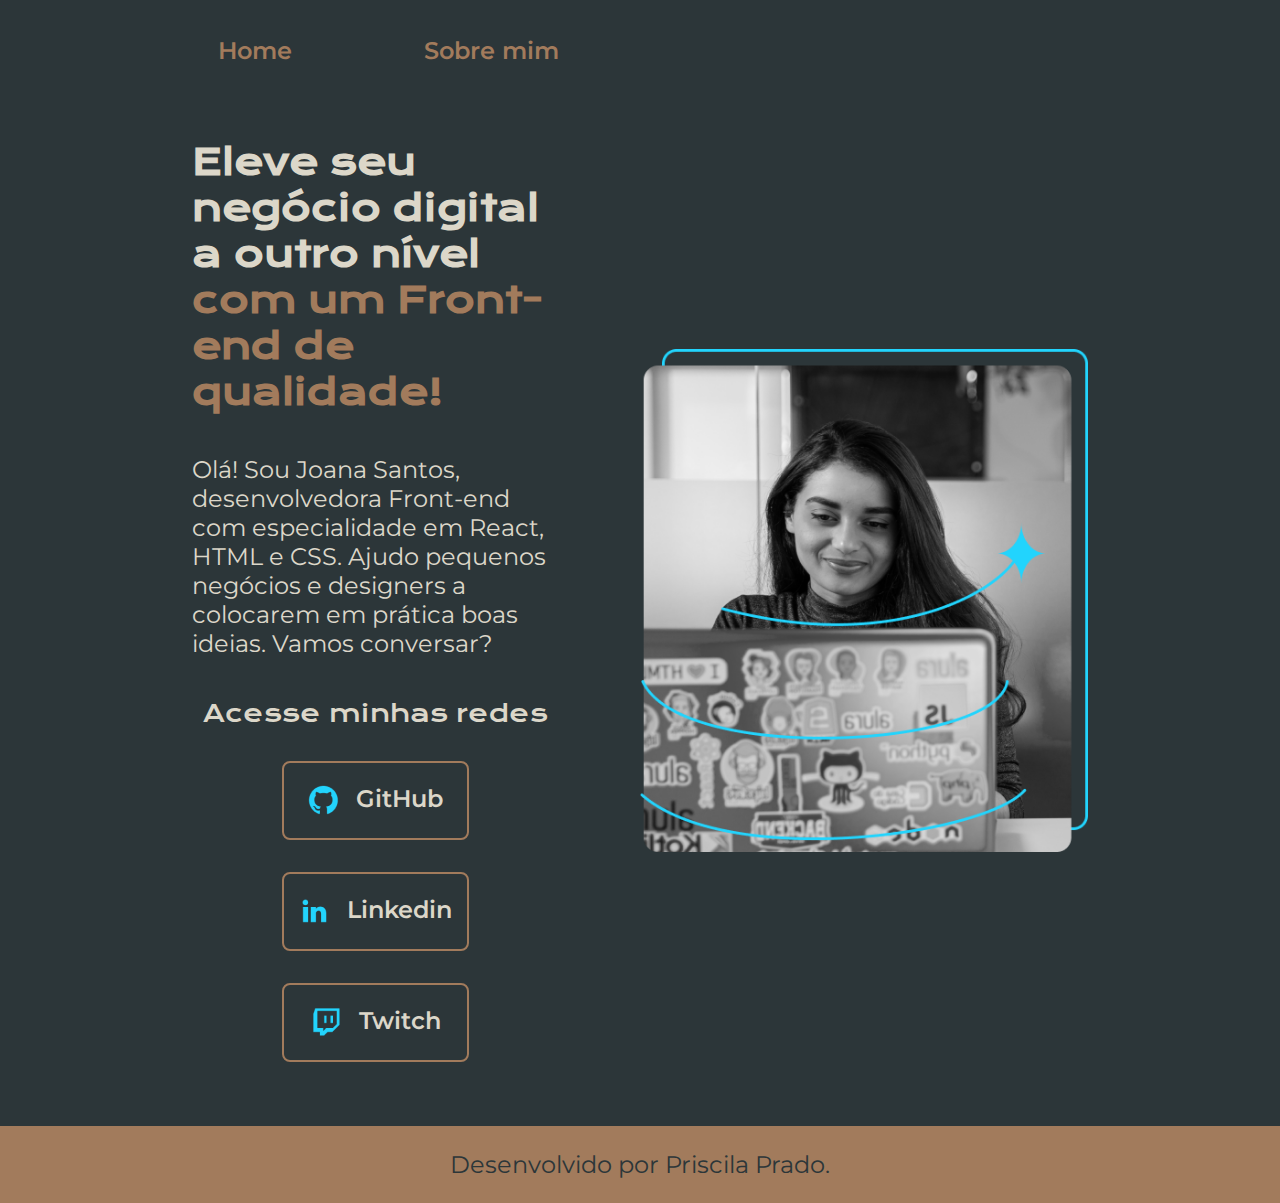
<file: index.html>
<!DOCTYPE html>
<html lang="pt-br">
<head>
    <meta charset="UTF-8">
    <meta http-equiv="X-UA-Compatible" content="IE=edge">
    <meta name="viewport" content="width=device-width, initial-scale=1.0">
    <title>Portifolio</title>
    <link rel="stylesheet" href= "./styles/style.css">
</head> 
<body>
    <header class="cabecalho">
        <nav class="cabecalho__menu">
            <a class="cabecalho__menu__link" href="index.html">Home</a>
            <a class="cabecalho__menu__link" href="about.html">Sobre mim</a>
        </nav>
    </header>
    <main class="apresentacao">
        <section class="apresentacao__conteudo">
            <h1 class="apresentacao__conteudo__titulo">Eleve seu negócio digital a outro nível<strong 
            class="titulo-destaque"> com um Front-end de qualidade!
            </strong></h1>
            <p class="apresentacao__conteudo__texto">Olá! Sou Joana Santos, desenvolvedora
            Front-end com especialidade em React, HTML e
            CSS. Ajudo pequenos negócios e designers a
            colocarem em prática boas ideias. Vamos
            conversar?</p>
            <div class="apresentacao__links">
                <h2 class="apresentacao__links__subtitulo">Acesse minhas redes</h2>
                <a class="apresentacao__links__navegacao" href="https://instagram.com/rafaballerini">
                    <img src="./assets/github.png" alt = "Logo do GitHub"> GitHub </a>
                <a class="apresentacao__links__navegacao" href="https://github.com/guilhermeonrails">
                    <img src="./assets/linkedin.png" alt = "Logo do Linkedin">Linkedin</a>
                <a class="apresentacao__links__navegacao" href="https://github.com/guilhermeonrails">
                    <img src="./assets/twitch.png" alt = "Logo do Twitch">Twitch</a>
            </div>
        </section>
        <img class="apresentacao__imagem" src="./assets/Imagem.png" alt="Foto da Joana Santos programando">
    </main>
    <footer>
        <p class="rodape__texto"> Desenvolvido por Priscila Prado. </p>
    </footer>
</body>
</html>
</file>
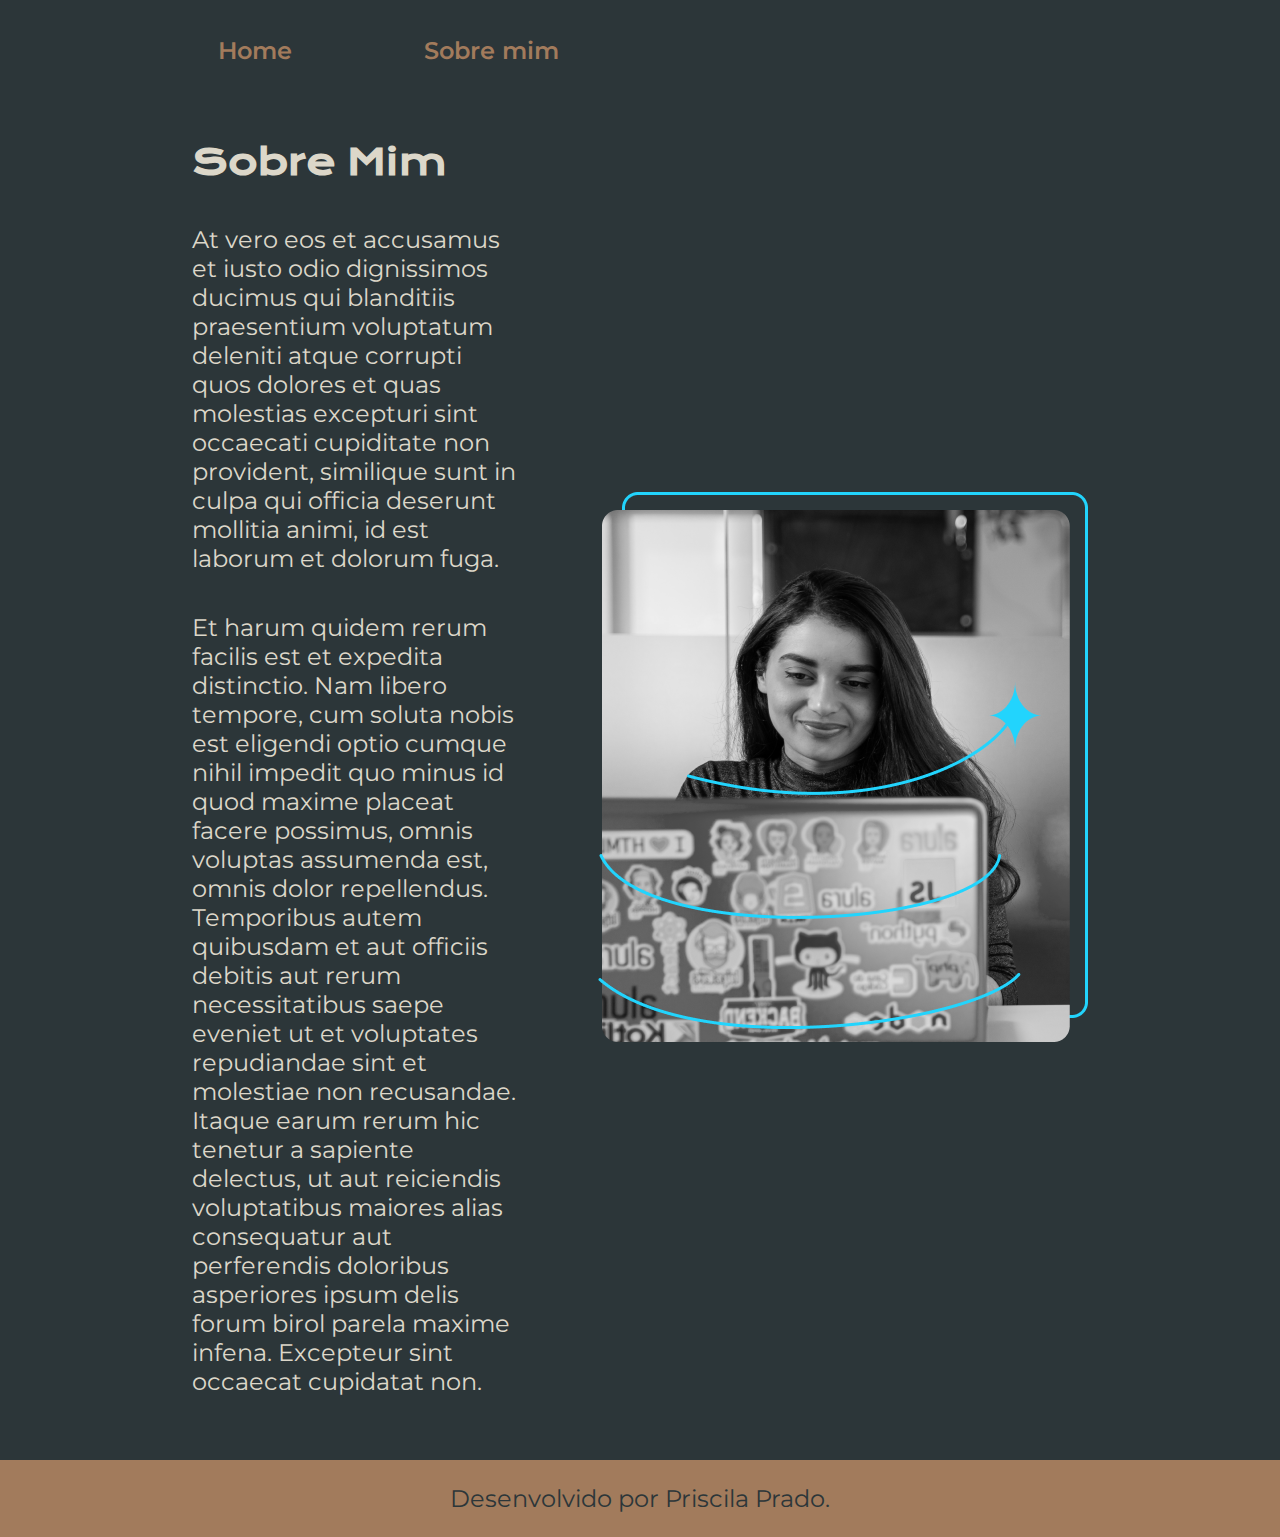
<file: about.html>
<!DOCTYPE html>
<html lang="pt-br">
<head>
    <meta charset="UTF-8">
    <meta name="viewport" content="width=device-width, initial-scale=1.0">
    <title>Sobre mim</title>
    <link rel="stylesheet" href= "./styles/style.css">
</head>
<body>
    <header class="cabecalho">
        <nav class="cabecalho__menu">
            <a class="cabecalho__menu__link" href="index.html">Home</a>
            <a class="cabecalho__menu__link" href="about.html">Sobre mim</a>
        </nav>
    </header>
    <main class="apresentacao">
        <section class="apresentacao__conteudo">
            <h1 class="apresentacao__conteudo__titulo">Sobre Mim</h1>
            <p class="apresentacao__conteudo__texto">At vero eos et accusamus et iusto odio dignissimos ducimus qui blanditiis praesentium voluptatum deleniti atque corrupti quos dolores et quas molestias excepturi sint occaecati cupiditate non provident, similique sunt in culpa qui officia deserunt mollitia animi, id est laborum et dolorum fuga.</p>
            <p class="apresentacao__conteudo__texto">Et harum quidem rerum facilis est et expedita distinctio. Nam libero tempore, cum soluta nobis est eligendi optio cumque nihil impedit quo minus id quod maxime placeat facere possimus, omnis voluptas assumenda est, omnis dolor repellendus. Temporibus autem quibusdam et aut officiis debitis aut rerum necessitatibus saepe eveniet ut et voluptates repudiandae sint et molestiae non recusandae. Itaque earum rerum hic tenetur a sapiente delectus, ut aut reiciendis voluptatibus maiores alias consequatur aut perferendis doloribus asperiores ipsum delis forum birol parela maxime infena. Excepteur sint occaecat cupidatat non.</p>
        </section>
        <img src="./assets/Imagem.png" alt="Foto da Joana Santos programando">
    </main>
        <footer>
        <p class="rodape__texto"> Desenvolvido por Priscila Prado. </p>
    </footer>
</body>
</html>
</file>
<file: styles/style.css>
@import url('https://fonts.googleapis.com/css2?family=Krona+One&family=Montserrat:wght@400;600&display=swap');

:root{
    --cor-primaria: #2c3639;
    --cor-secundaria: #dcd7c9; 
    --cor-terciaria: #a27b5c;
    --cor-hover: #3f4e4f;
    --fonte-primaria: 'Krona One', sans-serif;
    --fonte-secundaria: 'Montserrat', sans-serif;
}
*{
    margin: 0;
    padding: 0;
}

body{
       box-sizing: border-box;
    background-color:var(--cor-primaria);
    color: var(--cor-secundaria);
}

.cabecalho{
    padding: 2% 0% 0% 15%;
}

.cabecalho__menu{
    display: flex;
    gap:5rem;
}

.cabecalho__menu__link{
    font-size: 1.5rem;
    text-decoration: none;
    margin: 0 0.625rem;
    padding: 0.625rem 1rem;
    font-family:var(--fonte-secundaria);
    font-weight: 600;
    color: var(--cor-terciaria);
}
.cabecalho__menu__link:hover{
    color: var(--cor-secundaria);
    cursor: pointer;
}

.apresentacao{
    padding: 5% 15%;
    display: flex;
    align-items: center;
    justify-content: space-between;
    gap: 82px;
}

.apresentacao__conteudo{
    width: 50%;
    display: flex;
    flex-direction: column;
    gap: 2.5rem;
}

.apresentacao__conteudo__titulo{
    font-size: 2.25rem;
    font-family: var(--fonte-primaria);
}

.titulo-destaque{
    color: var(--cor-terciaria);
}

.apresentacao__conteudo__texto{
    font-size: 1.5rem;
    font-family: var(--fonte-secundaria);
}

.apresentacao__links{
    display: flex;
    flex-direction: column;
    justify-content: space-between;
    align-items: center;
    gap: 2rem;
}

.apresentacao__links__subtitulo{
    font-family: var(--fonte-primaria);
    font-weight: 400;
    font-size: 1.5rem;
}

.apresentacao__links__navegacao{
        border: 0.125rem solid var(--cor-terciaria);
    width: 50%;
    text-align: center;
    border-radius: 0.5rem;
    font-size: 1.5rem;
    font-weight: 600;
    padding: 21.5px 0;
    text-decoration: none;
    color: var(--cor-secundaria);
    font-family: var(--fonte-secundaria);
    display: flex;
    justify-content: center;
    gap: 1rem;
}

.apresentacao__links__link:hover{
    border:2px solid #007bff;
    cursor: pointer;
    background-color: var(--cor-hover);
}

.apresentacao__imagem{
width: 50%;
}

.rodape__texto{
   text-align: center;
    background-color: var(--cor-terciaria);
    color: var(--cor-primaria);
    padding: 1.5rem;
    font-family: var(--fonte-secundaria);
    font-size: 1.5rem;
    font-weight: 400;
}

@media (max-width: 1200px){
   .cabecalho{
    padding: 10%;
   }
   .cabecalho__menu{
    justify-content: center;
   }
    .apresentacao{
    flex-direction: column-reverse;
    padding: 5%; 
}
.apresentacao__conteudo{
    width: auto;
}
}
</file>
